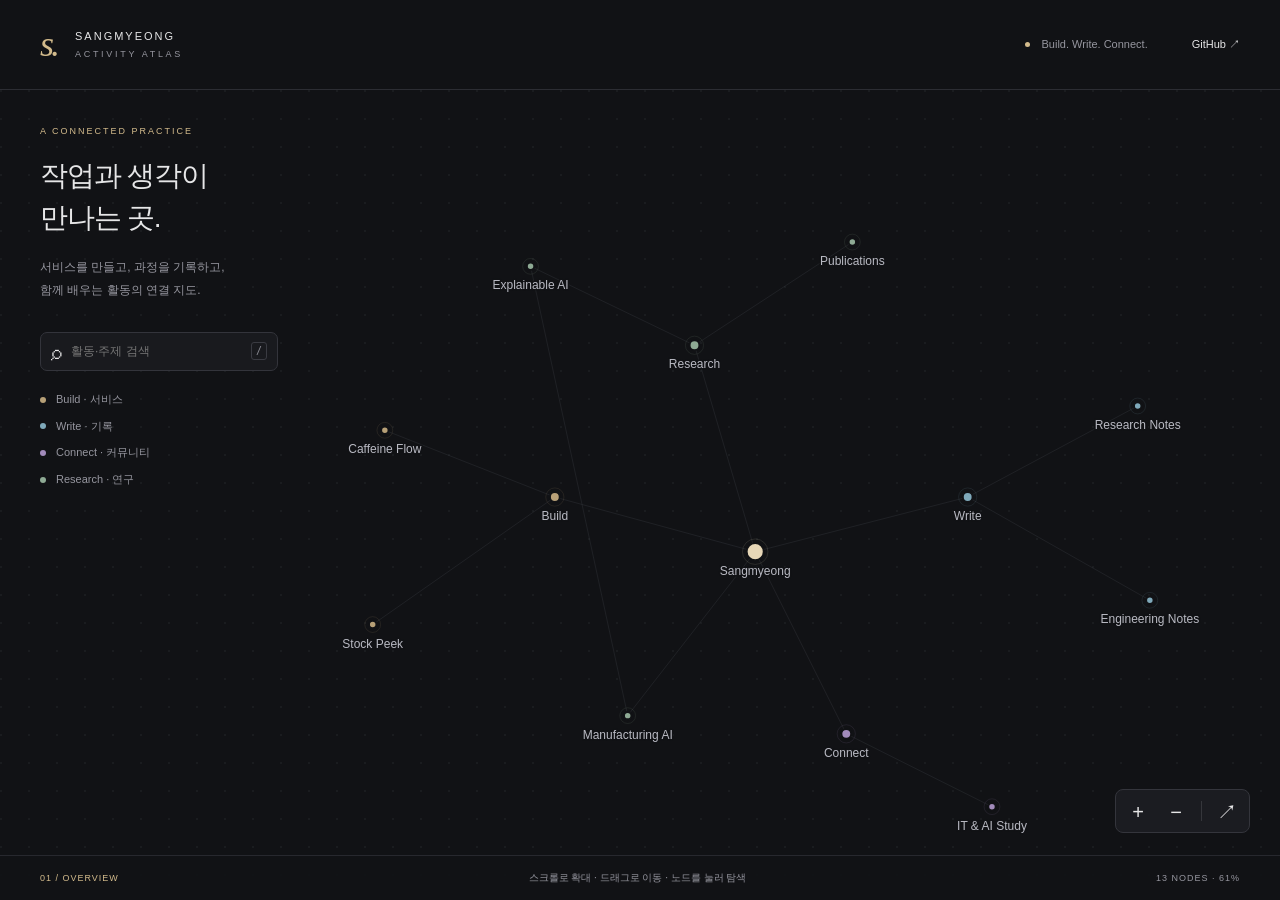
<file: docs/index.html>
<!doctype html><html lang="ko"><meta charset="utf-8"><meta name="viewport" content="width=device-width,initial-scale=1"><meta http-equiv="refresh" content="0;url=./activity-map/"><title>Activity Atlas</title><a href="./activity-map/">Open Sangmyeong's Activity Atlas</a></html>
</file>
<file: docs/activity-map/style.css>
:root{color-scheme:dark;--bg:#111215;--text:#e6e6e7;--muted:#96969f;--line:#2c2d33;--accent:#d3bb8c}*{box-sizing:border-box}body{margin:0;background:var(--bg);color:var(--text);font:14px/1.6 -apple-system,BlinkMacSystemFont,'Segoe UI',sans-serif}button,input,a{-webkit-tap-highlight-color:transparent}button,a,input{outline-offset:5px}button{font:inherit;color:inherit;cursor:pointer}a{color:inherit;text-decoration:none}header{height:90px;display:flex;align-items:center;justify-content:space-between;padding:0 40px;border-bottom:1px solid var(--line)}.brand{display:flex;gap:18px;align-items:center;font-size:11px;letter-spacing:2px}.brand-mark{font-family:Georgia,serif;font-style:italic;font-size:36px;letter-spacing:-3px;color:var(--accent)}.brand small{display:block;color:var(--muted);font-size:9px;letter-spacing:2.7px;margin-top:2px}.header-right{display:flex;align-items:center;gap:12px;color:var(--muted);font-size:11px}.header-right a{margin-left:32px;color:var(--text)}.live-dot{height:5px;width:5px;border-radius:50%;background:var(--accent)}main{height:calc(100dvh - 90px);min-height:500px;position:relative;overflow:hidden}#map{display:block;width:100%;height:100%;touch-action:none;cursor:grab}#map:active{cursor:grabbing}.intro{position:absolute;top:34px;left:40px;width:238px;pointer-events:none}.intro>*{pointer-events:auto}.eyebrow{font-size:9px;letter-spacing:2px;color:var(--accent);margin:0 0 17px}h1{font-size:28px;font-weight:450;line-height:1.5;letter-spacing:-1.2px;margin:0 0 17px}.intro>p:not(.eyebrow){color:var(--muted);font-size:12px;line-height:1.9}.search{margin-top:30px;background:#191a1e;border:1px solid #33343b;display:flex;align-items:center;padding:8px 10px;border-radius:7px;gap:9px}.search>span{font-size:21px;line-height:1}.search input{background:none;border:0;color:var(--text);min-width:0;width:100%;font-size:12px;padding:3px 0;outline:none}kbd{border:1px solid #3a3b42;color:#8c8d95;border-radius:3px;font-size:10px;padding:0 4px}#filters{margin-top:20px;display:flex;flex-direction:column;gap:9px}#filters button{background:none;border:0;padding:0;text-align:left;font-size:11px;color:var(--muted);display:flex;gap:10px;align-items:center}#filters button i{height:6px;width:6px;border-radius:50%;background:var(--c)}#filters button[aria-pressed=false]{opacity:.35}#filters button:hover{color:#fff}.results{background:#1c1d22;border-radius:6px;margin-top:6px;max-height:220px;overflow:auto}.results:empty{display:none}.results button{display:block;width:100%;padding:9px 12px;background:none;border:0;text-align:left;font-size:12px}.results button:hover{background:#2c2d33}#detail{position:absolute;right:28px;top:28px;width:285px;background:#1a1b20f5;border:1px solid #35363e;border-radius:12px;padding:26px;box-shadow:0 20px 80px #0003}#detail h2{font-size:21px;font-weight:500;line-height:1.4;margin:0 0 15px;padding-right:8px}#detail-description{color:#b1b2bc;font-size:12px;line-height:1.95}#detail-link{display:inline-block;color:var(--accent);font-size:12px;margin-top:10px}.close{position:absolute;right:12px;top:8px;background:none;border:0;color:var(--muted);font-size:22px}.connection-heading{font-size:9px;letter-spacing:1.5px;color:var(--muted);border-top:1px solid var(--line);margin-top:24px;padding-top:20px}#connections{display:flex;flex-wrap:wrap;gap:6px;margin-top:10px}#connections button{border:1px solid #3a3b44;border-radius:5px;background:none;font-size:10px;padding:5px 8px;color:#c6c6cf}.controls{position:absolute;bottom:67px;right:30px;display:flex;align-items:center;gap:4px;background:#1b1c21;border:1px solid #34353c;border-radius:8px;padding:5px}.controls button{border:0;background:none;font-size:20px;width:34px;height:32px}.controls button:hover{background:#303138;border-radius:5px}.controls span{height:20px;border-left:1px solid #35363b;margin:0 4px}footer{position:absolute;bottom:0;left:0;right:0;height:45px;border-top:1px solid #27282e;background:#111215e8;display:flex;align-items:center;justify-content:space-between;padding:0 40px;font-size:9px;letter-spacing:1px;color:var(--muted)}#level{color:var(--accent)}.hint{letter-spacing:0;font-size:10px}.node{cursor:pointer;outline:none}.node circle.core{fill:var(--node);stroke:#111215;stroke-width:3}.node text{fill:#b9bac3;font-size:12px;text-anchor:middle;paint-order:stroke;stroke:#111215;stroke-width:5;stroke-linejoin:round;pointer-events:none}.node .halo{fill:none;stroke:var(--node);opacity:.2;stroke-width:1}.node.selected .halo,.node:focus .halo{opacity:1;stroke-width:2}.node.selected text,.node:hover text,.node:focus text{fill:#fff}.edge{stroke:#45464f;stroke-width:1;opacity:.48;fill:none}.edge.active{stroke:#a5a6b0;opacity:.8}.node.dim{opacity:.18}.edge.dim{opacity:.07}#error{position:absolute;top:40%;left:35%;background:#2d2020;padding:20px;border-radius:10px}@media(max-width:720px){header{height:65px;padding:0 20px}.header-right>span{display:none}.header-right a{margin:0}main{height:calc(100dvh - 65px);min-height:480px}.intro{left:20px;top:20px;width:205px}.intro h1,.intro>p:not(.eyebrow){display:none}.eyebrow{margin-bottom:12px}.search{margin-top:0}#filters{flex-direction:row;flex-wrap:wrap;gap:8px 14px;margin-top:12px}#filters button{font-size:10px}#detail{top:auto;bottom:56px;left:15px;right:15px;width:auto;max-height:38%;overflow:auto;padding:19px}#detail h2{font-size:18px}.connection-heading{margin-top:12px;padding-top:10px}#detail .eyebrow{margin-bottom:8px}.controls{right:15px;bottom:60px}body:has(#detail:not([hidden])) .controls{bottom:calc(38% + 67px)}footer{padding:0 20px}.hint{display:none}.node text{font-size:13px}}
@media(prefers-reduced-motion:reduce){*{scroll-behavior:auto!important}}
[hidden]{display:none!important}.node text{pointer-events:auto;cursor:pointer}
</file>
